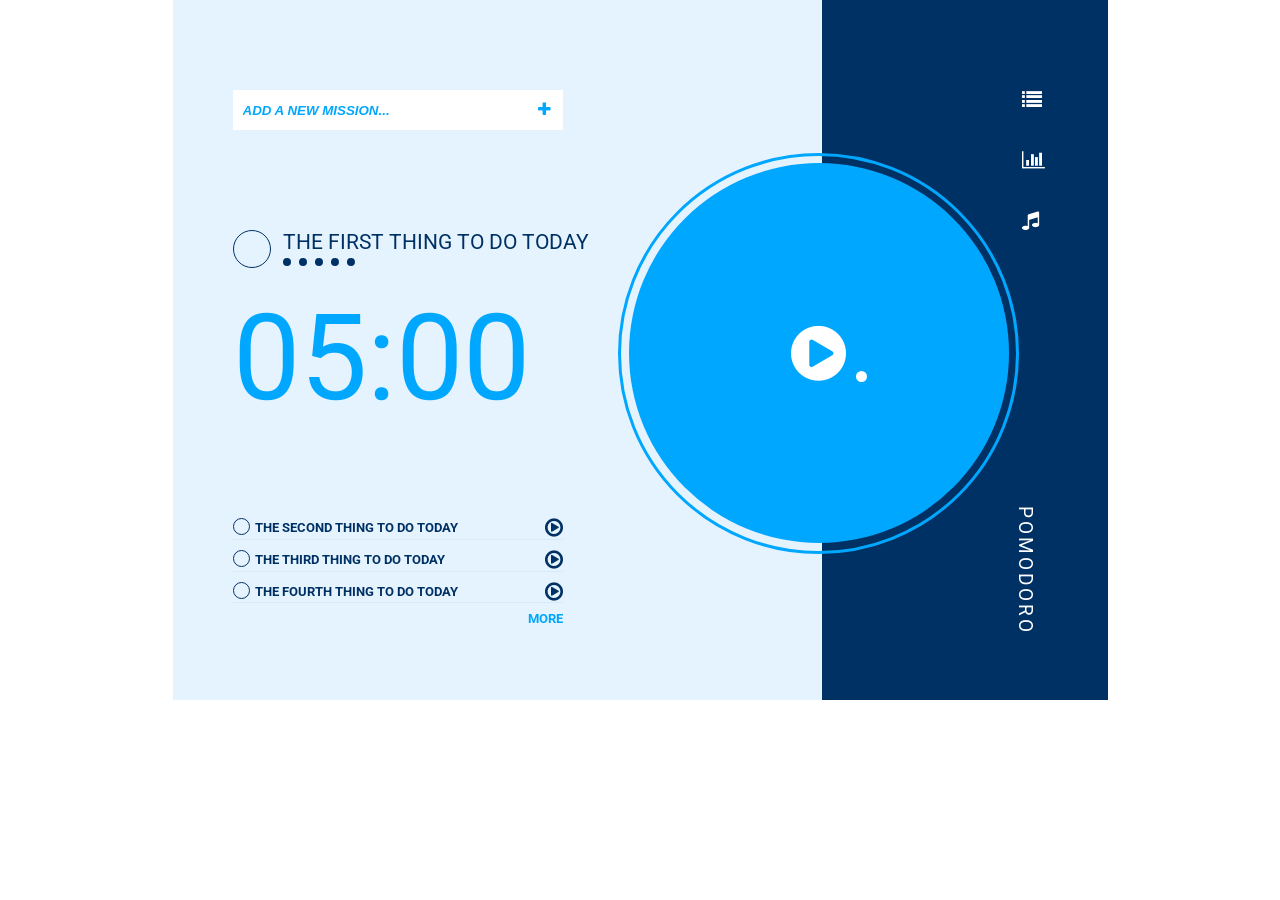
<file: index.html>
<!DOCTYPE html>
<html lang="en">
  <head>
    <!-- <script src="https://cdn.jsdelivr.net/npm/vue@2.6.12/dist/vue.js"></script> -->
    <meta charset="UTF-8" />
    <meta http-equiv="X-UA-Compatible" content="IE=edge" />
    <meta name="viewport" content="width=device-width, initial-scale=1.0" />
    <link
      rel="stylesheet"
      href="https://cdnjs.cloudflare.com/ajax/libs/font-awesome/4.7.0/css/font-awesome.css"
      integrity="sha512-5A8nwdMOWrSz20fDsjczgUidUBR8liPYU+WymTZP1lmY9G6Oc7HlZv156XqnsgNUzTyMefFTcsFH/tnJE/+xBg=="
      crossorigin="anonymous"
    />
    <link rel="preconnect" href="https://fonts.gstatic.com">
    <link href="https://fonts.googleapis.com/css2?family=Roboto:ital,wght@0,100;0,400;0,700;1,500;1,700&display=swap" rel="stylesheet">
    <link rel="stylesheet" href="style.css" />
    <link rel="stylesheet" href="reset.css" />
    <!-- <script
      src="https://cdnjs.cloudflare.com/ajax/libs/jquery/3.6.0/jquery.js"
      integrity="sha512-n/4gHW3atM3QqRcbCn6ewmpxcLAHGaDjpEBu4xZd47N0W2oQ+6q7oc3PXstrJYXcbNU1OHdQ1T7pAP+gi5Yu8g=="
      crossorigin="anonymous"
    ></script> -->
    <title>Document</title>
  </head>
  <body>
    <div class="wrapper">
      <main>
        <div class="addMission">
          <input type="text" placeholder="ADD A NEW MISSION..." />
          <a href="#"><i class="fa fa-plus" aria-hidden="true"></i></a>
        </div>

        <div class="toDo">
          <div class="dot bigSize"></div>
          <div class="missionOne">
            <p>THE FIRST THING TO DO TODAY</p>
            <div class="decLine"></div>
          </div>
        </div>

        <div class="counting">05:00</div>

        <div class="list">
            <ul>
                <li> 
                  <div class="item">
                    <div class="dot midSize"></div> 
                    <p>THE SECOND THING TO DO TODAY </p>
                  </div>
                  <i class="fa fa-play-circle-o" aria-hidden="true"></i>
                </li>
                <li> 
                  <div class="item">
                    <div class="dot midSize"></div> 
                    <p>THE THIRD THING TO DO TODAY </p>
                  </div>
                  <i class="fa fa-play-circle-o" aria-hidden="true"></i>
                </li>
                <li> 
                  <div class="item">
                    <div class="dot midSize"></div> 
                    <p>THE FOURTH THING TO DO TODAY </p>
                  </div>
                  <i class="fa fa-play-circle-o small" aria-hidden="true"></i>
                </li>
                <li> MORE </li>
            </ul>
        </div>

        <div class="circleBtn">
            <div class="circleOutline">
              <div class="processing">
                <div class="circle">
                  <i class="fa fa-play-circle" aria-hidden="true"></i>
                  <div class="smallDot"></div>
                </div>
              </div>
            </div>
        </div>

      </main>

      <nav>
        <ol class="navList">
            <li><i class="fa fa-list" aria-hidden="true"></i></li>
            <li><i class="fa fa-bar-chart" aria-hidden="true"></i></li>
            <li><i class="fa fa-music" aria-hidden="true"></i></li>
        </ol>

        <div class="name">POMODORO</div>
      </nav>
    </div>
  </body>
</html>
</file>
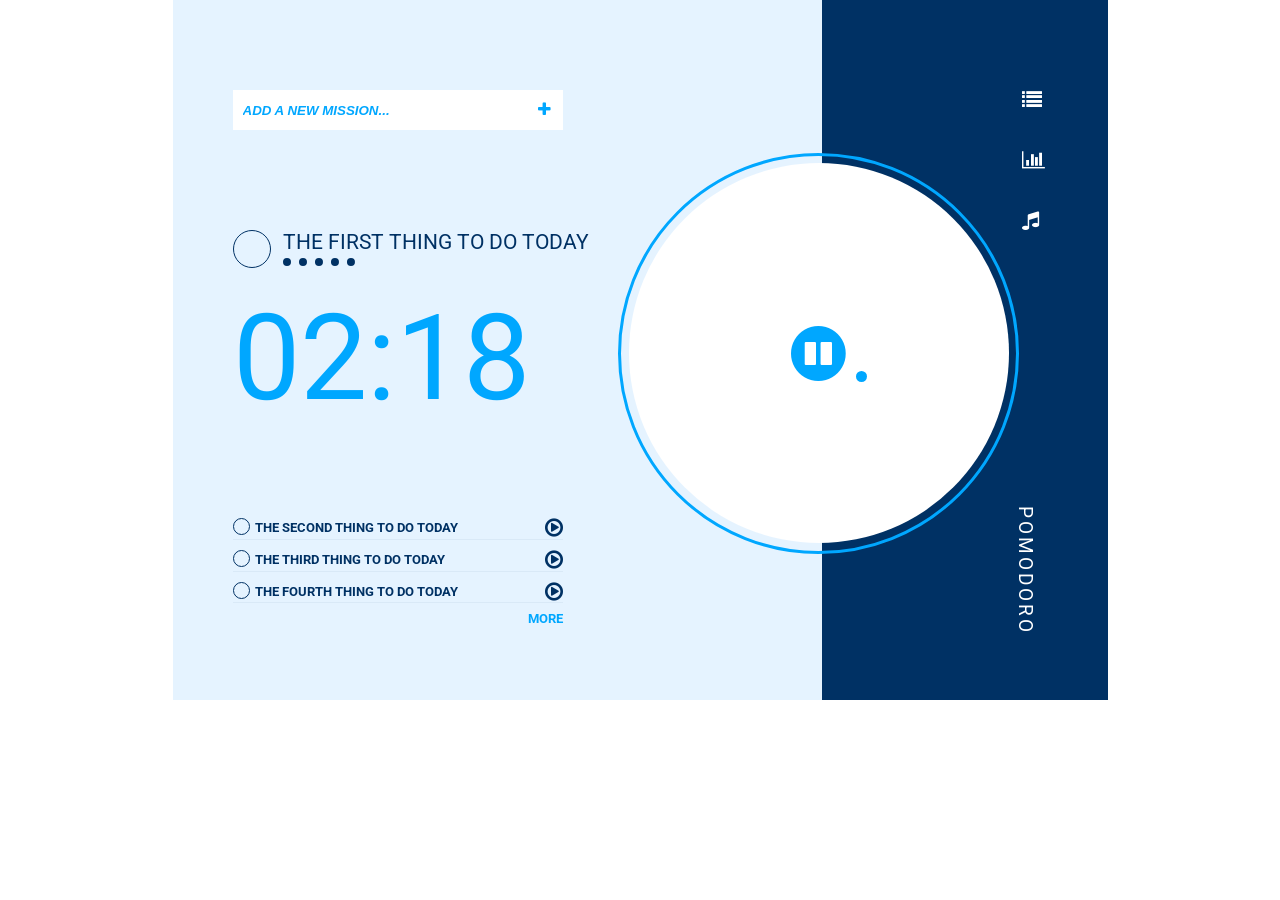
<file: practice_page2.html>
<!DOCTYPE html>
<html lang="en">
  <head>
    <!-- <script src="https://cdn.jsdelivr.net/npm/vue@2.6.12/dist/vue.js"></script> -->
    <meta charset="UTF-8" />
    <meta http-equiv="X-UA-Compatible" content="IE=edge" />
    <meta name="viewport" content="width=device-width, initial-scale=1.0" />
    <link
      rel="stylesheet"
      href="https://cdnjs.cloudflare.com/ajax/libs/font-awesome/4.7.0/css/font-awesome.css"
      integrity="sha512-5A8nwdMOWrSz20fDsjczgUidUBR8liPYU+WymTZP1lmY9G6Oc7HlZv156XqnsgNUzTyMefFTcsFH/tnJE/+xBg=="
      crossorigin="anonymous"
    />
    <link rel="preconnect" href="https://fonts.gstatic.com" />
    <link
      href="https://fonts.googleapis.com/css2?family=Roboto:ital,wght@0,100;0,400;0,700;1,500;1,700&display=swap"
      rel="stylesheet"
    />
    <link rel="stylesheet" href="style2.css" />
    <link rel="stylesheet" href="reset.css" />
    <!-- <script
      src="https://cdnjs.cloudflare.com/ajax/libs/jquery/3.6.0/jquery.js"
      integrity="sha512-n/4gHW3atM3QqRcbCn6ewmpxcLAHGaDjpEBu4xZd47N0W2oQ+6q7oc3PXstrJYXcbNU1OHdQ1T7pAP+gi5Yu8g=="
      crossorigin="anonymous"
    ></script> -->
    <title>Document</title>
  </head>
  <body>
    <div class="wrapper">
      <main>
        <div class="addMission">
          <input type="text" placeholder="ADD A NEW MISSION..." />
          <a href="#"><i class="fa fa-plus" aria-hidden="true"></i></a>
        </div>

        <div class="toDo">
          <div class="dot bigSize"></div>
          <div class="missionOne">
            <p>THE FIRST THING TO DO TODAY</p>
            <div class="decLine"></div>
          </div>
        </div>

        <div class="counting">02:18</div>

        <div class="list">
          <ul>
            <li>
              <div class="item">
                <div class="dot midSize"></div>
                <p>THE SECOND THING TO DO TODAY</p>
              </div>
              <i class="fa fa-play-circle-o" aria-hidden="true"></i>
            </li>
            <li>
              <div class="item">
                <div class="dot midSize"></div>
                <p>THE THIRD THING TO DO TODAY</p>
              </div>
              <i class="fa fa-play-circle-o" aria-hidden="true"></i>
            </li>
            <li>
              <div class="item">
                <div class="dot midSize"></div>
                <p>THE FOURTH THING TO DO TODAY</p>
              </div>
              <i class="fa fa-play-circle-o small" aria-hidden="true"></i>
            </li>
            <li>MORE</li>
          </ul>
        </div>

        <div class="circleBtn">
          <div class="circleOutline">
            <div class="processing">
              <div class="circle">
                <i class="fa fa-pause-circle" aria-hidden="true"></i>
                <div class="smallDot"></div>
              </div>
            </div>
          </div>
        </div>
      </main>

      <nav>
        <ol class="navList">
          <li><i class="fa fa-list" aria-hidden="true"></i></li>
          <li><i class="fa fa-bar-chart" aria-hidden="true"></i></li>
          <li><i class="fa fa-music" aria-hidden="true"></i></li>
        </ol>

        <div class="name">POMODORO</div>
      </nav>
    </div>
  </body>
</html>
</file>
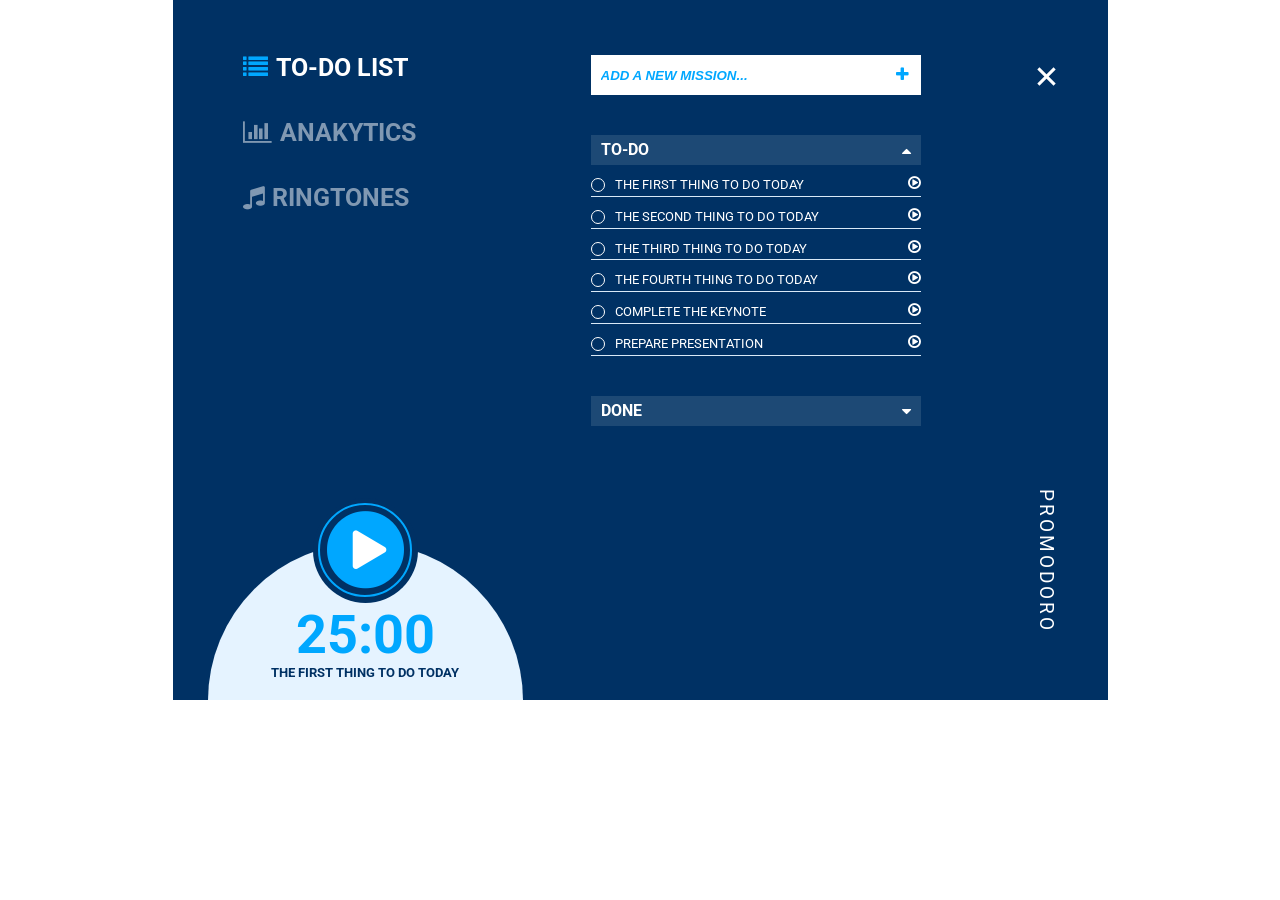
<file: practice_page3.html>
<!DOCTYPE html>
<html lang="en">
    <head>
        <!-- <script src="https://cdn.jsdelivr.net/npm/vue@2.6.12/dist/vue.js"></script> -->
        <meta charset="UTF-8" />
        <meta http-equiv="X-UA-Compatible" content="IE=edge" />
        <meta name="viewport" content="width=device-width, initial-scale=1.0" />
        <link
        rel="stylesheet"
        href="https://cdnjs.cloudflare.com/ajax/libs/font-awesome/4.7.0/css/font-awesome.css"
        integrity="sha512-5A8nwdMOWrSz20fDsjczgUidUBR8liPYU+WymTZP1lmY9G6Oc7HlZv156XqnsgNUzTyMefFTcsFH/tnJE/+xBg=="
        crossorigin="anonymous"
        />
        <link rel="preconnect" href="https://fonts.gstatic.com" />
        <link
        href="https://fonts.googleapis.com/css2?family=Roboto:ital,wght@0,100;0,400;0,700;1,500;1,700&display=swap"
        rel="stylesheet"
        />
        <link rel="stylesheet" href="style3.css" />
        <link rel="stylesheet" href="reset.css" />
        <!-- <script
        src="https://cdnjs.cloudflare.com/ajax/libs/jquery/3.6.0/jquery.js"
        integrity="sha512-n/4gHW3atM3QqRcbCn6ewmpxcLAHGaDjpEBu4xZd47N0W2oQ+6q7oc3PXstrJYXcbNU1OHdQ1T7pAP+gi5Yu8g=="
        crossorigin="anonymous"
        ></script> -->
        <title>Document</title>
    </head>
    <body>
    <div class="wrapper">
        <div class="closeBtn">
            <span></span>
        </div>
        <div class="name">PROMODORO</div>
        <div class="timer">
            <div class="counting">
                <div class="circleBtn">
                    <div class="circleOutline">
                        <i class="fa fa-play-circle" aria-hidden="true"></i>
                    </div>
                </div>
                <div class="num">25:00</div>
                <p>THE FIRST THING TO DO TODAY</p>
            </div>
        </div>

        <div class="main">
            <div class="nav">
                <ul>
                    <li class="--active">
                        <i class="fa fa-list" aria-hidden="true"></i> 
                        <p>TO-DO LIST<p> 
                    </li>
                    <li>
                        <i class="fa fa-bar-chart" aria-hidden="true"></i> 
                        <p>ANAKYTICS</p>
                    </li>
                    <li>
                        <i class="fa fa-music" aria-hidden="true"></i> 
                        <p>RINGTONES</p>
                    </li>
                </ul>
            </div>

            <div class="rightSide_list">
                <div class="addMission">
                    <input type="text" placeholder="ADD A NEW MISSION..." />
                    <a href="#"><i class="fa fa-plus" aria-hidden="true"></i></a>
                </div>

                <div class="to-do-list">
                    <div class="to-do-title">
                        <p>TO-DO</p>
                        <i class="fa fa-caret-up" aria-hidden="true"></i>
                    </div>

                    <ul>
                        <li>
                            <div class="item">
                                <div class="dot midSize"></div>
                                <p>THE FIRST THING TO DO TODAY</p>
                            </div>
                            <i class="fa fa-play-circle-o" aria-hidden="true"></i>
                        </li>
                        <li>
                            <div class="item">
                                <div class="dot midSize"></div>
                                <p>THE SECOND THING TO DO TODAY</p>
                            </div>
                            <i class="fa fa-play-circle-o" aria-hidden="true"></i>
                        </li>
                        <li>
                            <div class="item">
                                <div class="dot midSize"></div>
                                <p>THE THIRD THING TO DO TODAY</p>
                            </div>
                            <i class="fa fa-play-circle-o" aria-hidden="true"></i>
                        </li>
                        <li>
                            <div class="item">
                                <div class="dot midSize"></div>
                                <p>THE FOURTH THING TO DO TODAY</p>
                            </div>
                            <i class="fa fa-play-circle-o small" aria-hidden="true"></i>
                        </li>
                        <li>
                            <div class="item">
                                <div class="dot midSize"></div>
                                <p>COMPLETE THE KEYNOTE</p>
                            </div>
                            <i class="fa fa-play-circle-o small" aria-hidden="true"></i>
                        </li>
                        <li>
                            <div class="item">
                                <div class="dot midSize"></div>
                                <p>PREPARE PRESENTATION</p>
                            </div>
                            <i class="fa fa-play-circle-o small" aria-hidden="true"></i>
                        </li>
                    </ul>
                </div>

                <div class="done-list">
                    <div class="done-title">
                        <p>DONE</p>
                        <i class="fa fa-caret-down" aria-hidden="true"></i>
                    </div>

                    <!-- <ul>
                        <li>
                            <div class="done-thing">
                                <div class="dot midSize checked"><i class="fa fa-check" aria-hidden="true"></i></div>
                                <p>MOCKUP OF THE NEW CASE</p>
                            </div>
                            <div class="degree">
                                <div class="blackDot"></div>
                                <div class="blackDot"></div>
                                <div class="blackDot"></div>
                                <div class="blackDot"></div>
                            </div>
                        </li>
                        <li>
                            <div class="done-thing">
                                <div class="dot midSize checked"><i class="fa fa-check" aria-hidden="true"></i></div>
                                <p>PRODUCT PROTOTYPE</p>
                            </div>
                            <div class="degree">
                                <div class="blackDot"></div>
                                <div class="blackDot"></div>
                            </div>
                        </li>
                        <li>
                            <div class="done-thing">
                                <div class="dot midSize checked"><i class="fa fa-check" aria-hidden="true"></i></div>
                                <p>DRAW A WIREFRAME</p>
                            </div>
                            <div class="degree">
                                <div class="blackDot"></div>
                                <div class="blackDot"></div>
                                <div class="blackDot"></div>
                                <div class="blackDot"></div>
                                <div class="blackDot"></div>
                                <div class="blackDot"></div>
                                <div class="blackDot"></div>
                            </div>
                        </li>
                        <li>
                            <div class="done-thing">
                                <div class="dot midSize checked"><i class="fa fa-check" aria-hidden="true"></i></div>
                                <p>WEBSITE REFINE</p>
                            </div>
                            <div class="degree">
                                <div class="blackDot"></div>
                                <div class="blackDot"></div>
                                <div class="blackDot"></div>
                                <div class="blackDot"></div>
                                <div class="blackDot"></div>
                            </div>
                        </li>
                    </ul> -->
                </div>
            </div>

        </div>    

    </div>
    </body>
</html>
</file>
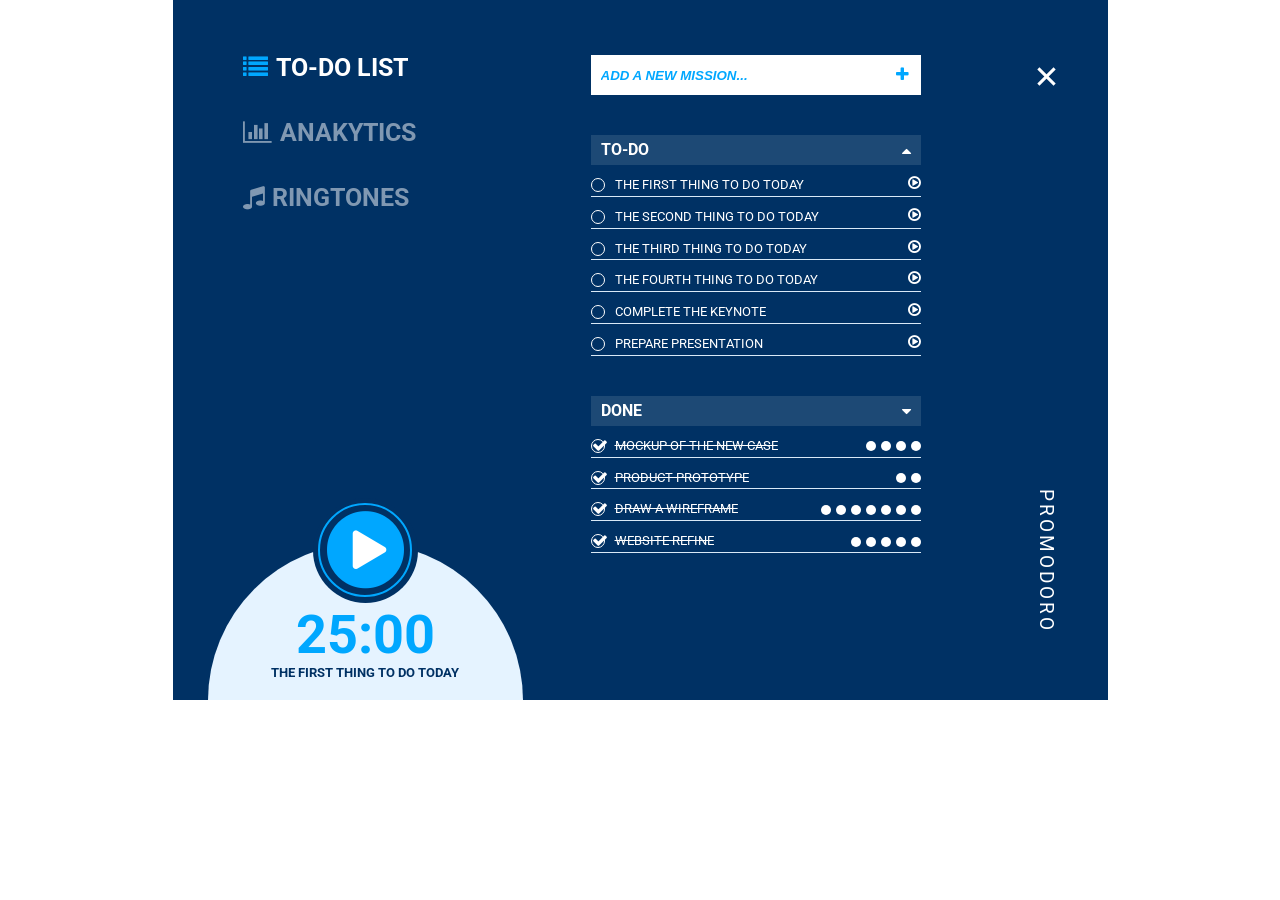
<file: practice_page4.html>
<!DOCTYPE html>
<html lang="en">
    <head>
        <!-- <script src="https://cdn.jsdelivr.net/npm/vue@2.6.12/dist/vue.js"></script> -->
        <meta charset="UTF-8" />
        <meta http-equiv="X-UA-Compatible" content="IE=edge" />
        <meta name="viewport" content="width=device-width, initial-scale=1.0" />
        <link
        rel="stylesheet"
        href="https://cdnjs.cloudflare.com/ajax/libs/font-awesome/4.7.0/css/font-awesome.css"
        integrity="sha512-5A8nwdMOWrSz20fDsjczgUidUBR8liPYU+WymTZP1lmY9G6Oc7HlZv156XqnsgNUzTyMefFTcsFH/tnJE/+xBg=="
        crossorigin="anonymous"
        />
        <link rel="preconnect" href="https://fonts.gstatic.com" />
        <link
        href="https://fonts.googleapis.com/css2?family=Roboto:ital,wght@0,100;0,400;0,700;1,500;1,700&display=swap"
        rel="stylesheet"
        />
        <link rel="stylesheet" href="style3.css" />
        <link rel="stylesheet" href="reset.css" />
        <!-- <script
        src="https://cdnjs.cloudflare.com/ajax/libs/jquery/3.6.0/jquery.js"
        integrity="sha512-n/4gHW3atM3QqRcbCn6ewmpxcLAHGaDjpEBu4xZd47N0W2oQ+6q7oc3PXstrJYXcbNU1OHdQ1T7pAP+gi5Yu8g=="
        crossorigin="anonymous"
        ></script> -->
        <title>Document</title>
    </head>
    <body>
    <div class="wrapper">
        <div class="closeBtn">
            <span></span>
        </div>
        <div class="name">PROMODORO</div>
        <div class="timer">
            <div class="counting">
                <div class="circleBtn">
                    <div class="circleOutline">
                        <i class="fa fa-play-circle" aria-hidden="true"></i>
                    </div>
                </div>
                <div class="num">25:00</div>
                <p>THE FIRST THING TO DO TODAY</p>
            </div>
        </div>

        <div class="main">
            <div class="nav">
                <ul>
                    <li class="--active">
                        <i class="fa fa-list" aria-hidden="true"></i> 
                        <p> TO-DO LIST<p> 
                    </li>
                    <li>
                        <i class="fa fa-bar-chart" aria-hidden="true"></i> 
                        <p>ANAKYTICS</p>
                    </li>
                    <li>
                        <i class="fa fa-music" aria-hidden="true"></i> 
                        <p>RINGTONES</p>
                    </li>
                </ul>
            </div>

            <div class="rightSide_list">
                <div class="addMission">
                    <input type="text" placeholder="ADD A NEW MISSION..." />
                    <a href="#"><i class="fa fa-plus" aria-hidden="true"></i></a>
                </div>

                <div class="to-do-list">
                    <div class="to-do-title">
                        <p>TO-DO</p>
                        <i class="fa fa-caret-up" aria-hidden="true"></i>
                    </div>

                    <ul>
                        <li>
                            <div class="item">
                                <div class="dot midSize"></div>
                                <p>THE FIRST THING TO DO TODAY</p>
                            </div>
                            <i class="fa fa-play-circle-o" aria-hidden="true"></i>
                        </li>
                        <li>
                            <div class="item">
                                <div class="dot midSize"></div>
                                <p>THE SECOND THING TO DO TODAY</p>
                            </div>
                            <i class="fa fa-play-circle-o" aria-hidden="true"></i>
                        </li>
                        <li>
                            <div class="item">
                                <div class="dot midSize"></div>
                                <p>THE THIRD THING TO DO TODAY</p>
                            </div>
                            <i class="fa fa-play-circle-o" aria-hidden="true"></i>
                        </li>
                        <li>
                            <div class="item">
                                <div class="dot midSize"></div>
                                <p>THE FOURTH THING TO DO TODAY</p>
                            </div>
                            <i class="fa fa-play-circle-o small" aria-hidden="true"></i>
                        </li>
                        <li>
                            <div class="item">
                                <div class="dot midSize"></div>
                                <p>COMPLETE THE KEYNOTE</p>
                            </div>
                            <i class="fa fa-play-circle-o small" aria-hidden="true"></i>
                        </li>
                        <li>
                            <div class="item">
                                <div class="dot midSize"></div>
                                <p>PREPARE PRESENTATION</p>
                            </div>
                            <i class="fa fa-play-circle-o small" aria-hidden="true"></i>
                        </li>
                    </ul>
                </div>

                <div class="done-list">
                    <div class="done-title">
                        <p>DONE</p>
                        <i class="fa fa-caret-down" aria-hidden="true"></i>
                    </div>

                    <ul>
                        <li>
                            <div class="done-thing">
                                <div class="dot midSize checked"><i class="fa fa-check" aria-hidden="true"></i></div>
                                <p>MOCKUP OF THE NEW CASE</p>
                            </div>
                            <div class="degree">
                                <div class="blackDot"></div>
                                <div class="blackDot"></div>
                                <div class="blackDot"></div>
                                <div class="blackDot"></div>
                            </div>
                        </li>
                        <li>
                            <div class="done-thing">
                                <div class="dot midSize checked"><i class="fa fa-check" aria-hidden="true"></i></div>
                                <p>PRODUCT PROTOTYPE</p>
                            </div>
                            <div class="degree">
                                <div class="blackDot"></div>
                                <div class="blackDot"></div>
                            </div>
                        </li>
                        <li>
                            <div class="done-thing">
                                <div class="dot midSize checked"><i class="fa fa-check" aria-hidden="true"></i></div>
                                <p>DRAW A WIREFRAME</p>
                            </div>
                            <div class="degree">
                                <div class="blackDot"></div>
                                <div class="blackDot"></div>
                                <div class="blackDot"></div>
                                <div class="blackDot"></div>
                                <div class="blackDot"></div>
                                <div class="blackDot"></div>
                                <div class="blackDot"></div>
                            </div>
                        </li>
                        <li>
                            <div class="done-thing">
                                <div class="dot midSize checked"><i class="fa fa-check" aria-hidden="true"></i></div>
                                <p>WEBSITE REFINE</p>
                            </div>
                            <div class="degree">
                                <div class="blackDot"></div>
                                <div class="blackDot"></div>
                                <div class="blackDot"></div>
                                <div class="blackDot"></div>
                                <div class="blackDot"></div>
                            </div>
                        </li>
                    </ul>
                </div>
            </div>

        </div>    

    </div>
    </body>
</html>
</file>
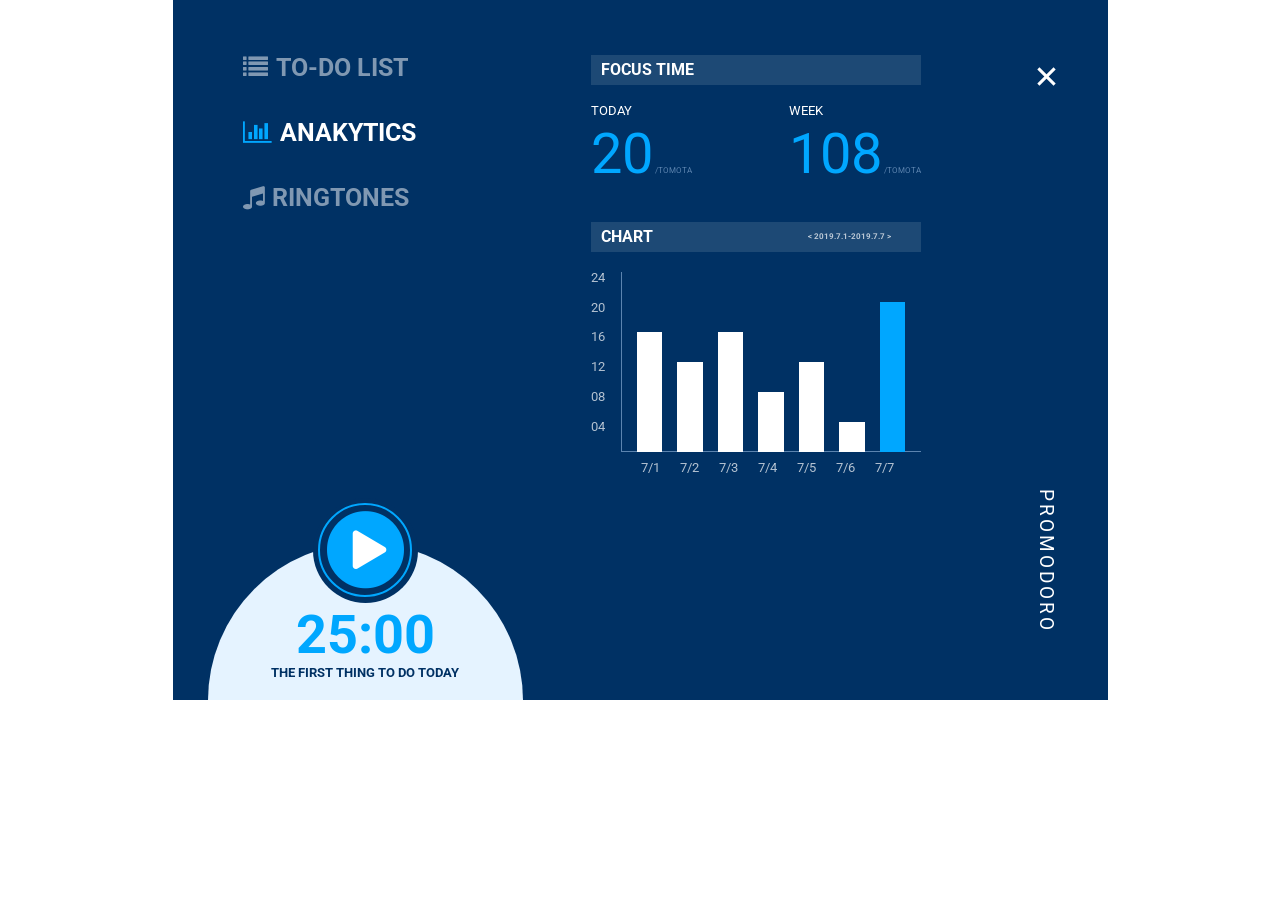
<file: practice_page5.html>
<!DOCTYPE html>
<html lang="en">
    <head>
        <!-- <script src="https://cdn.jsdelivr.net/npm/vue@2.6.12/dist/vue.js"></script> -->
        <meta charset="UTF-8" />
        <meta http-equiv="X-UA-Compatible" content="IE=edge" />
        <meta name="viewport" content="width=device-width, initial-scale=1.0" />
        <link
        rel="stylesheet"
        href="https://cdnjs.cloudflare.com/ajax/libs/font-awesome/4.7.0/css/font-awesome.css"
        integrity="sha512-5A8nwdMOWrSz20fDsjczgUidUBR8liPYU+WymTZP1lmY9G6Oc7HlZv156XqnsgNUzTyMefFTcsFH/tnJE/+xBg=="
        crossorigin="anonymous"
        />
        <link rel="preconnect" href="https://fonts.gstatic.com" />
        <link
        href="https://fonts.googleapis.com/css2?family=Roboto:ital,wght@0,100;0,400;0,700;1,500;1,700&display=swap"
        rel="stylesheet"
        />
        <link rel="stylesheet" href="style5.css" />
        <link rel="stylesheet" href="reset.css" />
        <!-- <script
        src="https://cdnjs.cloudflare.com/ajax/libs/jquery/3.6.0/jquery.js"
        integrity="sha512-n/4gHW3atM3QqRcbCn6ewmpxcLAHGaDjpEBu4xZd47N0W2oQ+6q7oc3PXstrJYXcbNU1OHdQ1T7pAP+gi5Yu8g=="
        crossorigin="anonymous"
        ></script> -->
        <title>Document</title>
    </head>
    <body>
    <div class="wrapper">
        <div class="closeBtn">
            <span></span>
        </div>
        <div class="name">PROMODORO</div>
        <div class="timer">
            <div class="counting">
                <div class="circleBtn">
                    <div class="circleOutline">
                        <i class="fa fa-play-circle" aria-hidden="true"></i>
                    </div>
                </div>
                <div class="num">25:00</div>
                <p>THE FIRST THING TO DO TODAY</p>
            </div>
        </div>

        <div class="main">
            <div class="nav">
                <ul>
                    <li>
                        <i class="fa fa-list" aria-hidden="true"></i> 
                        <p>TO-DO LIST<p> 
                    </li>
                    <li class="--active">
                        <i class="fa fa-bar-chart" aria-hidden="true"></i> 
                        <p>ANAKYTICS</p>
                    </li>
                    <li>
                        <i class="fa fa-music" aria-hidden="true"></i> 
                        <p>RINGTONES</p>
                    </li>
                </ul>
            </div>

            <div class="rightSide_list">

                <div class="focus-time">
                    <div class="focus-time-title">
                        <p>FOCUS TIME</p>
                    </div>
                    <div class="focus-data">
                        <div class="today">
                            <p>TODAY</p>
                            <span>20</span>
                        </div>
                        <div class="week">
                            <p>WEEK</p>
                            <span>108</span>
                        </div>
                    </div>
                </div>

                <div class="chart">
                    <div class="chart-title">
                        <p>CHART</p>
                        <span class="period">< 2019.7.1-2019.7.7 ></span>
                    </div>

                    <div class="chart-area">
                        <div class="chart-data">
                            <div class="col-1"></div>
                            <div class="col-2"></div>
                            <div class="col-3"></div>
                            <div class="col-4"></div>
                            <div class="col-5"></div>
                            <div class="col-6"></div>
                            <div class="col-7"></div>
                        </div>
                        
                        <ul class="chart-data-num">
                            <li>24</li>
                            <li>20</li>
                            <li>16</li>
                            <li>12</li>
                            <li>08</li>
                            <li>04</li>
                        </ul>

                        <ol class="chart-data-date">
                            <li>7/1</li>
                            <li>7/2</li>
                            <li>7/3</li>
                            <li>7/4</li>
                            <li>7/5</li>
                            <li>7/6</li>
                            <li>7/7</li>
                        </ol>
                    </div>
                </div>
            </div>
            

        </div>    

    </div>
    </body>
</html>
</file>
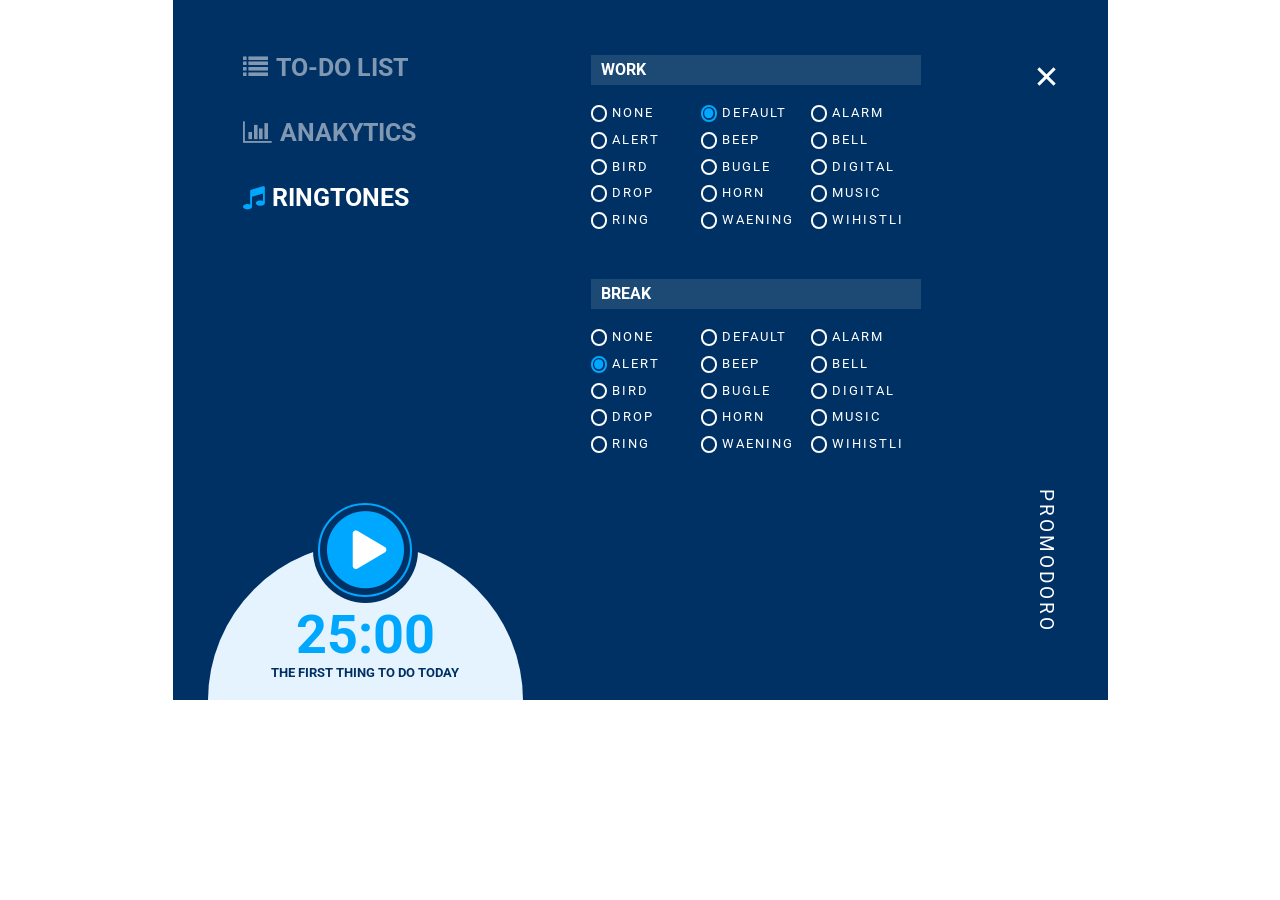
<file: practice_page6.html>
<!DOCTYPE html>
<html lang="en">
  <head>
    <!-- <script src="https://cdn.jsdelivr.net/npm/vue@2.6.12/dist/vue.js"></script> -->
    <meta charset="UTF-8" />
    <meta http-equiv="X-UA-Compatible" content="IE=edge" />
    <meta name="viewport" content="width=device-width, initial-scale=1.0" />
    <link
      rel="stylesheet"
      href="https://cdnjs.cloudflare.com/ajax/libs/font-awesome/4.7.0/css/font-awesome.css"
      integrity="sha512-5A8nwdMOWrSz20fDsjczgUidUBR8liPYU+WymTZP1lmY9G6Oc7HlZv156XqnsgNUzTyMefFTcsFH/tnJE/+xBg=="
      crossorigin="anonymous"
    />
    <link rel="preconnect" href="https://fonts.gstatic.com" />
    <link
      href="https://fonts.googleapis.com/css2?family=Roboto:ital,wght@0,100;0,400;0,700;1,500;1,700&display=swap"
      rel="stylesheet"
    />
    <link rel="stylesheet" href="style6.css" />
    <link rel="stylesheet" href="reset.css" />
    <!-- <script
        src="https://cdnjs.cloudflare.com/ajax/libs/jquery/3.6.0/jquery.js"
        integrity="sha512-n/4gHW3atM3QqRcbCn6ewmpxcLAHGaDjpEBu4xZd47N0W2oQ+6q7oc3PXstrJYXcbNU1OHdQ1T7pAP+gi5Yu8g=="
        crossorigin="anonymous"
        ></script> -->
    <title>Document</title>
  </head>
  <body>
    <div class="wrapper">
      <div class="closeBtn">
        <span></span>
      </div>
      <div class="name">PROMODORO</div>
      <div class="timer">
        <div class="counting">
          <div class="circleBtn">
            <div class="circleOutline">
              <i class="fa fa-play-circle" aria-hidden="true"></i>
            </div>
          </div>
          <div class="num">25:00</div>
          <p>THE FIRST THING TO DO TODAY</p>
        </div>
      </div>

      <div class="main">
        <div class="nav">
          <ul>
            <li>
              <i class="fa fa-list" aria-hidden="true"></i>
              <p>TO-DO LIST</p>
              <p></p>
            </li>

            <li>
              <i class="fa fa-bar-chart" aria-hidden="true"></i>
              <p>ANAKYTICS</p>
            </li>
            <li class="--active">
              <i class="fa fa-music" aria-hidden="true"></i>
              <p>RINGTONES</p>
            </li>
          </ul>
        </div>

        <div class="rightSide_list">
          <div class="work-time">
            <div class="work-time-title">
              <p>WORK</p>
            </div>

            <div class="work-option">
                <ul>
                    <li><div class="dot"></div><p>NONE </p></li>
                    <li><div class="dot --checked"><div class="checked"></div></div> <p>DEFAULT </p></li>
                    <li><div class="dot"></div> <p>ALARM </p> </li>
                    <li><div class="dot"></div> <p>ALERT </p></li>
                    <li><div class="dot"></div> <p>BEEP </p></li>
                    <li><div class="dot"></div> <p>BELL </p></li>
                    <li><div class="dot"></div> <p>BIRD </p></li>
                    <li><div class="dot"></div> <p>BUGLE </p></li>
                    <li><div class="dot"></div> <p>DIGITAL </p></li>
                    <li><div class="dot"></div> <p>DROP </p></li>
                    <li><div class="dot"></div> <p>HORN  </p></li>
                    <li><div class="dot"></div> <p>MUSIC </p></li>
                    <li><div class="dot"></div> <p>RING </p></li>
                    <li><div class="dot"></div> <p>WAENING </p></li>
                    <li><div class="dot"></div> <p>WIHISTLI </p></li>
                </ul>
            </div>
          </div>

          <div class="break">
            <div class="break-title">
              <p>BREAK</p>
            </div>

            <div class="break-option">
                <ul>
                    <li><div class="dot"></div><p>NONE </p></li>
                    <li><div class="dot"></div> <p>DEFAULT </p></li>
                    <li><div class="dot"></div> <p>ALARM </p> </li>
                    <li><div class="dot --checked"><div class="checked"></div></div> <p>ALERT </p></li>
                    <li><div class="dot"></div> <p>BEEP </p></li>
                    <li><div class="dot"></div> <p>BELL </p></li>
                    <li><div class="dot"></div> <p>BIRD </p></li>
                    <li><div class="dot"></div> <p>BUGLE </p></li>
                    <li><div class="dot"></div> <p>DIGITAL </p></li>
                    <li><div class="dot"></div> <p>DROP </p></li>
                    <li><div class="dot"></div> <p>HORN  </p></li>
                    <li><div class="dot"></div> <p>MUSIC </p></li>
                    <li><div class="dot"></div> <p>RING </p></li>
                    <li><div class="dot"></div> <p>WAENING </p></li>
                    <li><div class="dot"></div> <p>WIHISTLI </p></li>
                </ul>
            </div>

          </div>
          
        </div>
      </div>
    </div>
  </body>
</html>
</file>
<file: style.css>
:root {
    --blue: #00a7ff;
    --lightBlue: #e5f3ff;
    --darkBlue: #003164;
}

/* * {
    outline: 1px solid red;
} */

.wrapper{
    font-family:'Roboto', sans-serif;
    display: block;
    margin: 0 auto;
    width: 935px;
    height: 700px;
    /* width: 100vw;
    height: 100vh; */
    display: flex;
    overflow: hidden;
}
main{
    width: 65vw;
    height: 100vh;
    background-color: var(--lightBlue);
    padding: 90px 60px;
    position: relative;
}

/* 任務輸入 */
.addMission{
    width: 330px;
    height: 40px;
    background-color: #fff;
    display: flex;
}
.addMission input{
    width: 305px;
    height: 40px;
    background-color: #fff;
    padding: 5px 10px;
    box-sizing: border-box;

    outline: none;
    border:none;
}
.addMission ::-webkit-input-placeholder {
    font-weight: 700;
    font-style: italic;
    color: var(--blue);
}
.addMission a{
    line-height: 40px;
}
.fa-plus{
    width: 15px;
    color: var(--blue);
    font-weight: 100;
}

/* 第一件事情 */
.toDo{
    margin-top: 100px;
    display: flex;
    color: var(--darkBlue);
}
.dot{
    display: block;
    background-color: transparent;
    border: 1px solid var(--darkBlue);
    border-radius: 50%;
}
.bigSize{
    width: 36px;
    height: 36px;
}
.missionOne{
    margin-left: 12px;
    align-self: center;
}
.missionOne p{
    font-size: 1.3rem;
}
.decLine{
    display: block;
    width: 72px;
    height: 5px;
    border-bottom: 8px dotted var(--darkBlue);
}

/* 計時器 */
.counting{
    font-size: 7.5rem;
    color: var(--blue);
    margin: 30px auto 100px;
}

/* 其他代辦事項 */
.list li{
    color: var(--darkBlue);
    display: flex;
    width: 330px;
    justify-content: space-between;
    margin-bottom: 5px;
    margin-top: 10px;

    border-bottom: 1px solid #D9E9F7;
}
.item{
    display: flex;
}
.item p{
    font-size: .8rem;
    font-weight: 700;
    line-height: 1.3rem;
}
.midSize{
    width: 15px;
    height: 15px;
    margin-right: 5px;
}
.fa-play-circle-o {
    font-size: 1.3rem;
    font-weight: 100;
}

/* MORE */
.list li:last-child{
    color: var(--blue);
    justify-content: flex-end;
    font-size: .8rem;
    font-weight: 700;
    border-bottom: none;
}

/* circle */

.circleBtn{
    background-color: transparent;
    position: absolute;
    top: calc((700px - 395px) / 2);
    right: -197px;
}

.circleOutline{
    display: block;
    width: 395px;
    height: 395px;
    border: 3px solid var(--blue);
    border-radius: 50%;
    z-index: 5;
}

.circle{
    display: block;
    width: 380px;
    height: 380px;
    background: var(--blue);
    border-radius: 50%;
    margin: 7.5px auto 0;
}
.fa-play-circle{
    color: #fff;
    position: absolute;
    top:50%;
    left: 50%;
    transform: translate(-50%, -50%);
    font-size: 4rem;
}
.smallDot{
    background-color: #fff;
    display: block;
    width: 11px;
    height: 11px;
    border-radius: 50%;
    position: absolute;
    top:218px;
    left: 238px;
}

/* 側邊攔 */

nav{
    background-color: var(--darkBlue);
    width: 35vw;
    height: 700px;
    box-sizing: border-box;
    /* padding: 90px 60px; */
    position: relative;
    z-index: -1;
}
.navList {
    margin-top: 90px;
    margin-left: 200px;
}
.navList li{
    color: #fff;
    margin-bottom: 40px;
}
.fa-list,.fa-bar-chart,.fa-music{
    font-size: 20px;
}
.name{
    color: #fff;
    font-size: 1.2rem;
    letter-spacing: 3px
;    transform:rotate(90deg);
    /* box-sizing: border-box; */
    /* padding-bottom: 150px;
    padding-left: 290px;
    box-sizing: border-box; */
    position: absolute;
    bottom: 120px;
    right: 18px;
}
</file>
<file: style2.css>
:root {
  --blue: #00a7ff;
  --lightBlue: #e5f3ff;
  --darkBlue: #003164;
}

/* * {
    outline: 1px solid red;
} */

.wrapper {
  font-family: "Roboto", sans-serif;
  display: block;
  margin: 0 auto;
  width: 935px;
  height: 700px;
  /* width: 100vw;
    height: 100vh; */
  display: flex;
  overflow: hidden;
}
main {
  width: 65vw;
  height: 100vh;
  background-color: var(--lightBlue);
  padding: 90px 60px;
  position: relative;
}

/* 任務輸入 */
.addMission {
  width: 330px;
  height: 40px;
  background-color: #fff;
  display: flex;
}
.addMission input {
  width: 305px;
  height: 40px;
  background-color: #fff;
  padding: 5px 10px;
  box-sizing: border-box;

  outline: none;
  border: none;
}
.addMission ::-webkit-input-placeholder {
  font-weight: 700;
  font-style: italic;
  color: var(--blue);
}
.addMission a {
  line-height: 40px;
}
.fa-plus {
  width: 15px;
  color: var(--blue);
  font-weight: 100;
}

/* 第一件事情 */
.toDo {
  margin-top: 100px;
  display: flex;
  color: var(--darkBlue);
}
.dot {
  display: block;
  background-color: transparent;
  border: 1px solid var(--darkBlue);
  border-radius: 50%;
}
.bigSize {
  width: 36px;
  height: 36px;
}
.missionOne {
  margin-left: 12px;
  align-self: center;
}
.missionOne p {
  font-size: 1.3rem;
}
.decLine {
  display: block;
  width: 72px;
  height: 5px;
  border-bottom: 8px dotted var(--darkBlue);
}

/* 計時器 */
.counting {
  font-size: 7.5rem;
  color: var(--blue);
  margin: 30px auto 100px;
}

/* 其他代辦事項 */
.list li {
  color: var(--darkBlue);
  display: flex;
  width: 330px;
  justify-content: space-between;
  margin-bottom: 5px;
  margin-top: 10px;

  border-bottom: 1px solid #d9e9f7;
}
.item {
  display: flex;
}
.item p {
  font-size: 0.8rem;
  font-weight: 700;
  line-height: 1.3rem;
}
.midSize {
  width: 15px;
  height: 15px;
  margin-right: 5px;
}
.fa-play-circle-o {
  font-size: 1.3rem;
  font-weight: 100;
}

/* MORE */
.list li:last-child {
  color: var(--blue);
  justify-content: flex-end;
  font-size: 0.8rem;
  font-weight: 700;
  border-bottom: none;
}

/* circle */

.circleBtn {
  background-color: transparent;
  position: absolute;
  top: calc((700px - 395px) / 2);
  right: -197px;
}

.circleOutline {
  display: block;
  width: 395px;
  height: 395px;
  border: 3px solid var(--blue);
  border-radius: 50%;
  z-index: 5;
}

.circle {
  display: block;
  width: 380px;
  height: 380px;
  background: #fff;
  border-radius: 50%;
  margin: 7.5px auto 0;
}

.fa-pause-circle {
  color: var(--blue);
  position: absolute;
  top: 50%;
  left: 50%;
  transform: translate(-50%, -50%);
  font-size: 4rem;
}
.smallDot {
  background-color: var(--blue);
  display: block;
  width: 11px;
  height: 11px;
  border-radius: 50%;
  position: absolute;
  top: 218px;
  left: 238px;
}

/* 側邊攔 */

nav {
  background-color: var(--darkBlue);
  width: 35vw;
  height: 700px;
  box-sizing: border-box;
  /* padding: 90px 60px; */
  position: relative;
  z-index: -1;
}
.navList {
  margin-top: 90px;
  margin-left: 200px;
}
.navList li {
  color: #fff;
  margin-bottom: 40px;
}
.fa-list,
.fa-bar-chart,
.fa-music {
  font-size: 20px;
}
.name {
  color: #fff;
  font-size: 1.2rem;
  letter-spacing: 3px;
  transform: rotate(90deg);
  /* box-sizing: border-box; */
  /* padding-bottom: 150px;
    padding-left: 290px;
    box-sizing: border-box; */
  position: absolute;
  bottom: 120px;
  right: 18px;
}
</file>
<file: style3.css>
:root {
    --blue: #00a7ff;
    --lightBlue: #e5f3ff;
    --darkBlue: #003164;
}

/* * {
    outline: 1px solid red;
} */

.wrapper{
    font-family: "Roboto", sans-serif;
    display: block;
    margin: 0 auto;
    width: 935px;
    height: 700px;
    background-color: var(--darkBlue);

    position: relative;
    overflow: hidden;
    padding: 55px 70px;
    box-sizing: border-box;
}

/* 關閉按鈕 */
.closeBtn{
    position: absolute;
    top: 75px;
    right: 50px;
}
.closeBtn span{
    display: block;
    width: 23px;
    height: 23px;
    position: relative;
}
.closeBtn span::before,.closeBtn span::after{
    content: "";
    display: block;
    width: 23px;
    height: 3px;
    background-color: #fff;
    position: absolute;
    top: 0;
    left: 0;
}
.closeBtn span::before{
    transform: rotate(45deg);
}
.closeBtn span::after{
    transform: rotate(-45deg);
}

/* PROMODORO 商標*/
.name{
    position: absolute;
    right: -10px;
    bottom: 130px;
    font-size: 1.2rem;
    letter-spacing: 3px;
    transform: rotate(90deg);
    color: #fff;
}

/* timer */
.timer{
    width: 315px;
    height: 315px;
    background-color: var(--lightBlue);
    border-radius: 50%;
    
    position: absolute;
    bottom: -157.5px;
    left: 35px;
}
.counting{
    /* outline: 1px solid red; */
    position: relative;
    width: 315px;
    height: 315px;
    border-radius: 50%;
    text-align: center;
}
.circleBtn{
    position: absolute;
    top: -45px;
    left: calc((315px - 105px)/2);
    width: 105px;
    height: 105px;
    background-color: var(--darkBlue);
    border-radius: 50%;
}
.circleOutline{
    position: absolute;
    top: 50%;
    left: 50%;
    transform: translate(-50%, -50%);

    width: 90px;
    height: 90px;
    border:2px solid var(--blue);
    border-radius: 50%;
}
.fa-play-circle{
    position: absolute;
    top: 50%;
    left: 50%;
    transform: translate(-50%, -50%);

    color: var(--blue);
    border-radius: 50%;
    font-size: 5.625rem;
}
.fa-play-circle::after{
    /* 補icon 背景底部白色 */
    content: "";
    position: absolute;
    top: 50%;
    left: 50%;
    transform: translate(-50%, -50%);
    background: #fff;
    width: 50px;
    height: 50px;
    border-radius: 50%;
    z-index: -1;
}
.num{
    font-size: 3.4rem;
    font-weight: bold;
    color: var(--blue);
    padding-top: 65px;
}
.counting p{
    color: var(--darkBlue);
    padding-top: 5px;
    font-weight: bold;
    font-size: .8rem;
}

.main{
    display: flex;
}
/* 第一列選單 */

.nav li{
    font-size: 25px;
    font-weight: bold;
    margin-bottom: 40px;
    color: rgba(255, 255, 255, 0.5);
    display: flex;

    transition: all .6s;
}
.nav i{
    margin-right: 8px;
}
.nav li:hover{
    color: rgba(255, 255, 255);
}
.nav li:hover i{
    color: var(--blue);
}
.--active p{
    color: rgba(255, 255, 255);
}
.--active i{
    color: var(--blue);
}

/* 第二列選單 */

.rightSide_list{
    margin-left: 175px;
}

/* 任務輸入 */
.addMission {
    width: 330px;
    height: 40px;
    background-color: #fff;
    display: flex;

    margin-bottom: 40px;
}
.addMission input {
    width: 305px;
    height: 40px;
    background-color: #fff;
    padding: 5px 10px;
    box-sizing: border-box;

    outline: none;
    border: none;
}
.addMission ::-webkit-input-placeholder {
    font-weight: 700;
    font-style: italic;
    color: var(--blue);
}
.addMission a {
    line-height: 40px;
}
.fa-plus {
    width: 15px;
    color: var(--blue);
    font-weight: 100;
}
.to-do-title,.done-title{
    display: flex;
    width: 330px;
    height: 30px;
    background-color: #335a8393;
    color:#fff;
    padding: 0 10px;
    line-height: 30px;
    box-sizing: border-box;
    justify-content: space-between;
    font-weight: bold;
}
.fa-caret-up,.fa-caret-down{
    line-height: 30px;
}

.to-do-list{
    margin-bottom: 40px;
}

/* 待辦事項 */
.item {
    display: flex;
}
.dot {
    display: block;
    background-color: transparent;
    border: 1px solid #fff;
    border-radius: 50%;
}
.to-do-list li,.done-list li{
    display: flex;
    justify-content: space-between;
    margin-bottom: 10px;
    margin-top: 10px;
    border-bottom: 1px solid #d9e9f7;
}
.item,.done-thing {
    display: flex;
}
.item p,.done-thing p {
    font-size: 0.8rem;
    font-weight: normal;
    line-height: 1.3rem;
    color: #fff;
    /* letter-spacing: 2px; */
}
.midSize {
    width: 12px;
    height: 12px;
    margin-top: 3px;
    margin-right: 10px;
}
.fa-play-circle-o {
    font-size: 15px;
    font-weight: 100;
    color: #fff;
}

/* 完成事項 */

/* .done-thing{
    display: flex;
} */
/* .done-list li {
    display: flex;
    justify-content: space-between;
    margin-bottom: 10px;
    margin-top: 10px;
    border-bottom: 1px solid #d9e9f7;
} */
.done-thing p {
    position: relative;
    text-decoration: line-through;
}
/* .done-thing p::after{
    content: "";
    position: absolute;
    display: block;
    width: 10px;
    height: 1px;
    background-color: #fff;
} */
.checked{
    /* outline: 1px solid red; */
    position: relative;
    color: #fff;
}
.fa-check::before{
    position: absolute;
    top: -3px;
    left: 0px;
}
.degree{
    /* outline: 1px solid red; */
    width: auto;
    height: auto;
    display: flex;
    align-self: center;
}
.blackDot{
    width: 10px;
    height: 10px;
    border-radius: 50%;
    background-color: #fff;
    margin-left: 5px;
}
</file>
<file: style5.css>
:root {
    --blue: #00a7ff;
    --lightBlue: #e5f3ff;
    --darkBlue: #003164;
}

/* * {
    outline: 1px solid red;
} */

.wrapper{
    font-family: "Roboto", sans-serif;
    display: block;
    margin: 0 auto;
    width: 935px;
    height: 700px;
    background-color: var(--darkBlue);

    position: relative;
    overflow: hidden;
    padding: 55px 70px;
    box-sizing: border-box;
}

/* 關閉按鈕 */
.closeBtn{
    position: absolute;
    top: 75px;
    right: 50px;
}
.closeBtn span{
    display: block;
    width: 23px;
    height: 23px;
    position: relative;
}
.closeBtn span::before,.closeBtn span::after{
    content: "";
    display: block;
    width: 23px;
    height: 3px;
    background-color: #fff;
    position: absolute;
    top: 0;
    left: 0;
}
.closeBtn span::before{
    transform: rotate(45deg);
}
.closeBtn span::after{
    transform: rotate(-45deg);
}

/* PROMODORO 商標*/
.name{
    position: absolute;
    right: -10px;
    bottom: 130px;
    font-size: 1.2rem;
    letter-spacing: 3px;
    transform: rotate(90deg);
    color: #fff;
}

/* timer */
.timer{
    width: 315px;
    height: 315px;
    background-color: var(--lightBlue);
    border-radius: 50%;
    
    position: absolute;
    bottom: -157.5px;
    left: 35px;
}
.counting{
    /* outline: 1px solid red; */
    position: relative;
    width: 315px;
    height: 315px;
    border-radius: 50%;
    text-align: center;
}
.circleBtn{
    position: absolute;
    top: -45px;
    left: calc((315px - 105px)/2);
    width: 105px;
    height: 105px;
    background-color: var(--darkBlue);
    border-radius: 50%;
}
.circleOutline{
    position: absolute;
    top: 50%;
    left: 50%;
    transform: translate(-50%, -50%);

    width: 90px;
    height: 90px;
    border:2px solid var(--blue);
    border-radius: 50%;
}
.fa-play-circle{
    position: absolute;
    top: 50%;
    left: 50%;
    transform: translate(-50%, -50%);

    color: var(--blue);
    border-radius: 50%;
    font-size: 5.625rem;
}
.fa-play-circle::after{
    /* 補icon 背景底部白色 */
    content: "";
    position: absolute;
    top: 50%;
    left: 50%;
    transform: translate(-50%, -50%);
    background: #fff;
    width: 50px;
    height: 50px;
    border-radius: 50%;
    z-index: -1;
}
.num{
    font-size: 3.4rem;
    font-weight: bold;
    color: var(--blue);
    padding-top: 65px;
}
.counting p{
    color: var(--darkBlue);
    padding-top: 5px;
    font-weight: bold;
    font-size: .8rem;
}

.main{
    display: flex;
}
/* 第一列選單 */

.nav li{
    font-size: 25px;
    font-weight: bold;
    margin-bottom: 40px;
    color: rgba(255, 255, 255, 0.5);
    display: flex;

    transition: all .6s;
}
.nav i{
    margin-right: 8px;
}
.nav li:hover{
    color: rgba(255, 255, 255);
}
.nav li:hover i{
    color: var(--blue);
}
.--active p{
    color: rgba(255, 255, 255);
}
.--active i{
    color: var(--blue);
}

/* 第二列 */
.rightSide_list{
    margin-left: 175px;
}

/* 專注時間 */
.focus-time{
    margin-bottom: 40px;
}
.focus-time-title,.chart-title{
    display: flex;
    width: 330px;
    height: 30px;
    background-color: #335a8393;
    color:#fff;
    padding: 0 10px;
    line-height: 30px;
    box-sizing: border-box;
    justify-content: space-between;
    font-weight: bold;
}
.focus-data{
    display: flex;
    margin-top: 20px;
    color: #fff;
    font-size: .8rem;
    justify-content: space-between;
}
.focus-data p{
    margin-bottom: 8px;
}
.focus-data span{
    display: block;
    color: var(--blue);
    font-size: 3.5rem;
}
.focus-data span::after{
    content:" /TOMOTA";
    font-size: .5rem;
    color: #5c84af;
}
.period{
    color: rgba(255, 255, 255, 0.7);
    font-size: .5rem;
    margin-right: 20px;
}

/* chart */

.chart-area{
    /* outline: 1px solid red; */
    width: 330px;
    height: 220px;

    position: relative;
}
.chart-data{
    margin-top: 20px;
    margin-left: 30px;
    width: 300px;
    height: 180px;
    border-left: 1px solid #5c84af;
    border-bottom: 1px solid #5c84af;

    display: grid;
    grid-template-columns: repeat(7,1fr);
    grid-template-rows: repeat(24,7.5px);
    grid-column-gap: 15px;
    padding:0px 15px;
    box-sizing: border-box;
}
[class*="col"] {
    background-color: #fff;
    grid-row-start: 25;
}
.col-1{
    grid-row-end: 9;
}
.col-2{
    grid-row-end: 13;
}
.col-3{
    grid-row-end: 9;
}
.col-4{
    grid-row-end: 17;
}
.col-5{
    grid-row-end: 13;
}
.col-6{
    grid-row-end: 21;
}
.col-7{
    grid-row-end: 5;
    background-color: var(--blue);
}
.chart-data-num{
    font-size: .8rem;
    color: rgba(255, 255, 255, 0.7);
    position: absolute;
    top: 0;
    left: 0;
}
.chart-data-num li{
    margin-bottom: 17px;
}
.chart-data-date{
    font-size: .8rem;
    color:rgba(255, 255, 255, 0.7);
    display: flex;
    margin-top: 10px;
    margin-left: 30px;
}
.chart-data-date li{
    margin-left: 20px;
}
</file>
<file: style6.css>
:root {
    --blue: #00a7ff;
    --lightBlue: #e5f3ff;
    --darkBlue: #003164;
}

/* * {
    outline: 1px solid red;
} */

.wrapper{
    font-family: "Roboto", sans-serif;
    display: block;
    margin: 0 auto;
    width: 935px;
    height: 700px;
    background-color: var(--darkBlue);

    position: relative;
    overflow: hidden;
    padding: 55px 70px;
    box-sizing: border-box;
}

/* 關閉按鈕 */
.closeBtn{
    position: absolute;
    top: 75px;
    right: 50px;
}
.closeBtn span{
    display: block;
    width: 23px;
    height: 23px;
    position: relative;
}
.closeBtn span::before,.closeBtn span::after{
    content: "";
    display: block;
    width: 23px;
    height: 3px;
    background-color: #fff;
    position: absolute;
    top: 0;
    left: 0;
}
.closeBtn span::before{
    transform: rotate(45deg);
}
.closeBtn span::after{
    transform: rotate(-45deg);
}

/* PROMODORO 商標*/
.name{
    position: absolute;
    right: -10px;
    bottom: 130px;
    font-size: 1.2rem;
    letter-spacing: 3px;
    transform: rotate(90deg);
    color: #fff;
}

/* timer */
.timer{
    width: 315px;
    height: 315px;
    background-color: var(--lightBlue);
    border-radius: 50%;
    
    position: absolute;
    bottom: -157.5px;
    left: 35px;
}
.counting{
    /* outline: 1px solid red; */
    position: relative;
    width: 315px;
    height: 315px;
    border-radius: 50%;
    text-align: center;
}
.circleBtn{
    position: absolute;
    top: -45px;
    left: calc((315px - 105px)/2);
    width: 105px;
    height: 105px;
    background-color: var(--darkBlue);
    border-radius: 50%;
}
.circleOutline{
    position: absolute;
    top: 50%;
    left: 50%;
    transform: translate(-50%, -50%);

    width: 90px;
    height: 90px;
    border:2px solid var(--blue);
    border-radius: 50%;
}
.fa-play-circle{
    position: absolute;
    top: 50%;
    left: 50%;
    transform: translate(-50%, -50%);

    color: var(--blue);
    border-radius: 50%;
    font-size: 5.625rem;
}
.fa-play-circle::after{
    /* 補icon 背景底部白色 */
    content: "";
    position: absolute;
    top: 50%;
    left: 50%;
    transform: translate(-50%, -50%);
    background: #fff;
    width: 50px;
    height: 50px;
    border-radius: 50%;
    z-index: -1;
}
.num{
    font-size: 3.4rem;
    font-weight: bold;
    color: var(--blue);
    padding-top: 65px;
}
.counting p{
    color: var(--darkBlue);
    padding-top: 5px;
    font-weight: bold;
    font-size: .8rem;
}

.main{
    display: flex;
}
/* 第一列選單 */

.nav li{
    font-size: 25px;
    font-weight: bold;
    margin-bottom: 40px;
    color: rgba(255, 255, 255, 0.5);
    display: flex;

    transition: all .6s;
}
.nav i{
    margin-right: 8px;
}
.nav li:hover{
    color: rgba(255, 255, 255);
}
.nav li:hover i{
    color: var(--blue);
}
.--active p{
    color: rgba(255, 255, 255);
}
.--active i{
    color: var(--blue);
}

/* 第二列 */
.rightSide_list{
    margin-left: 175px;
}

/* 專注時間 */
.work-time{
    margin-bottom: 40px;
}
.work-time-title,.break-title{
    display: flex;
    width: 330px;
    height: 30px;
    background-color: #335a8393;
    color:#fff;
    padding: 0 10px;
    line-height: 30px;
    box-sizing: border-box;
    justify-content: space-between;
    font-weight: bold;
}
.work-option,.break-option{
    width: 330px;
    margin-top: 20px;
}
.work-option ul,.break-option ul{
    display: flex;
    flex-wrap: wrap;
}
.work-option li,.break-option li{
    display: flex;
    align-items: center;
    width: 110px;
    margin-bottom: 10px;
}
.work-option p,.break-option p{
    color: #fff;
    letter-spacing: 2px;
    font-size: .8rem;
}

.dot{
    display: block;
    width: .8rem;
    height: .8rem;
    background-color: transparent;
    border: 2px solid #fff;
    border-radius: 50%;
    margin-right: 5px;

    position: relative;
}
.--checked{
    border: 2px solid var(--blue);
}

.checked{
    position: absolute;
    top: 50%;
    left: 50%;
    transform: translate(-50%, -50%);

    display: block;
    width: .6rem;
    height: .6rem;
    border-radius: 50%;
    background-color: var(--blue);
}
</file>
